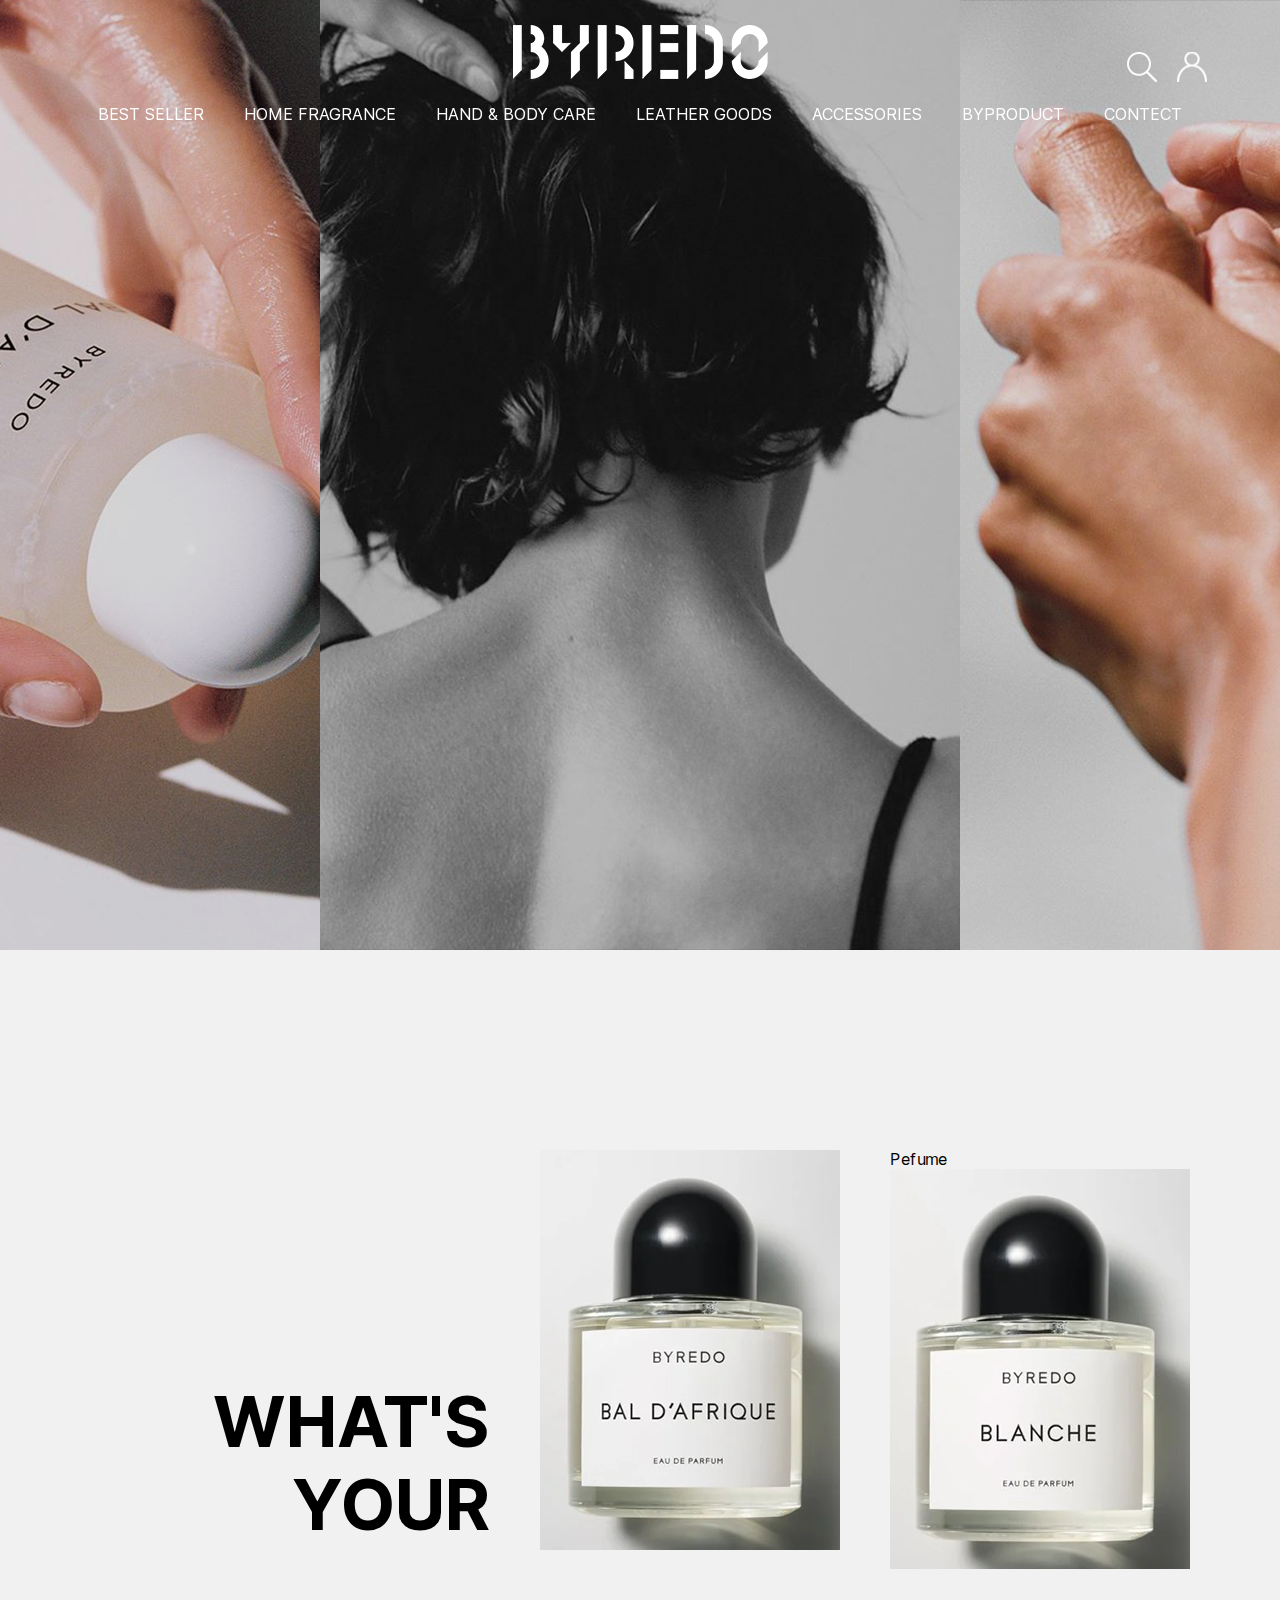
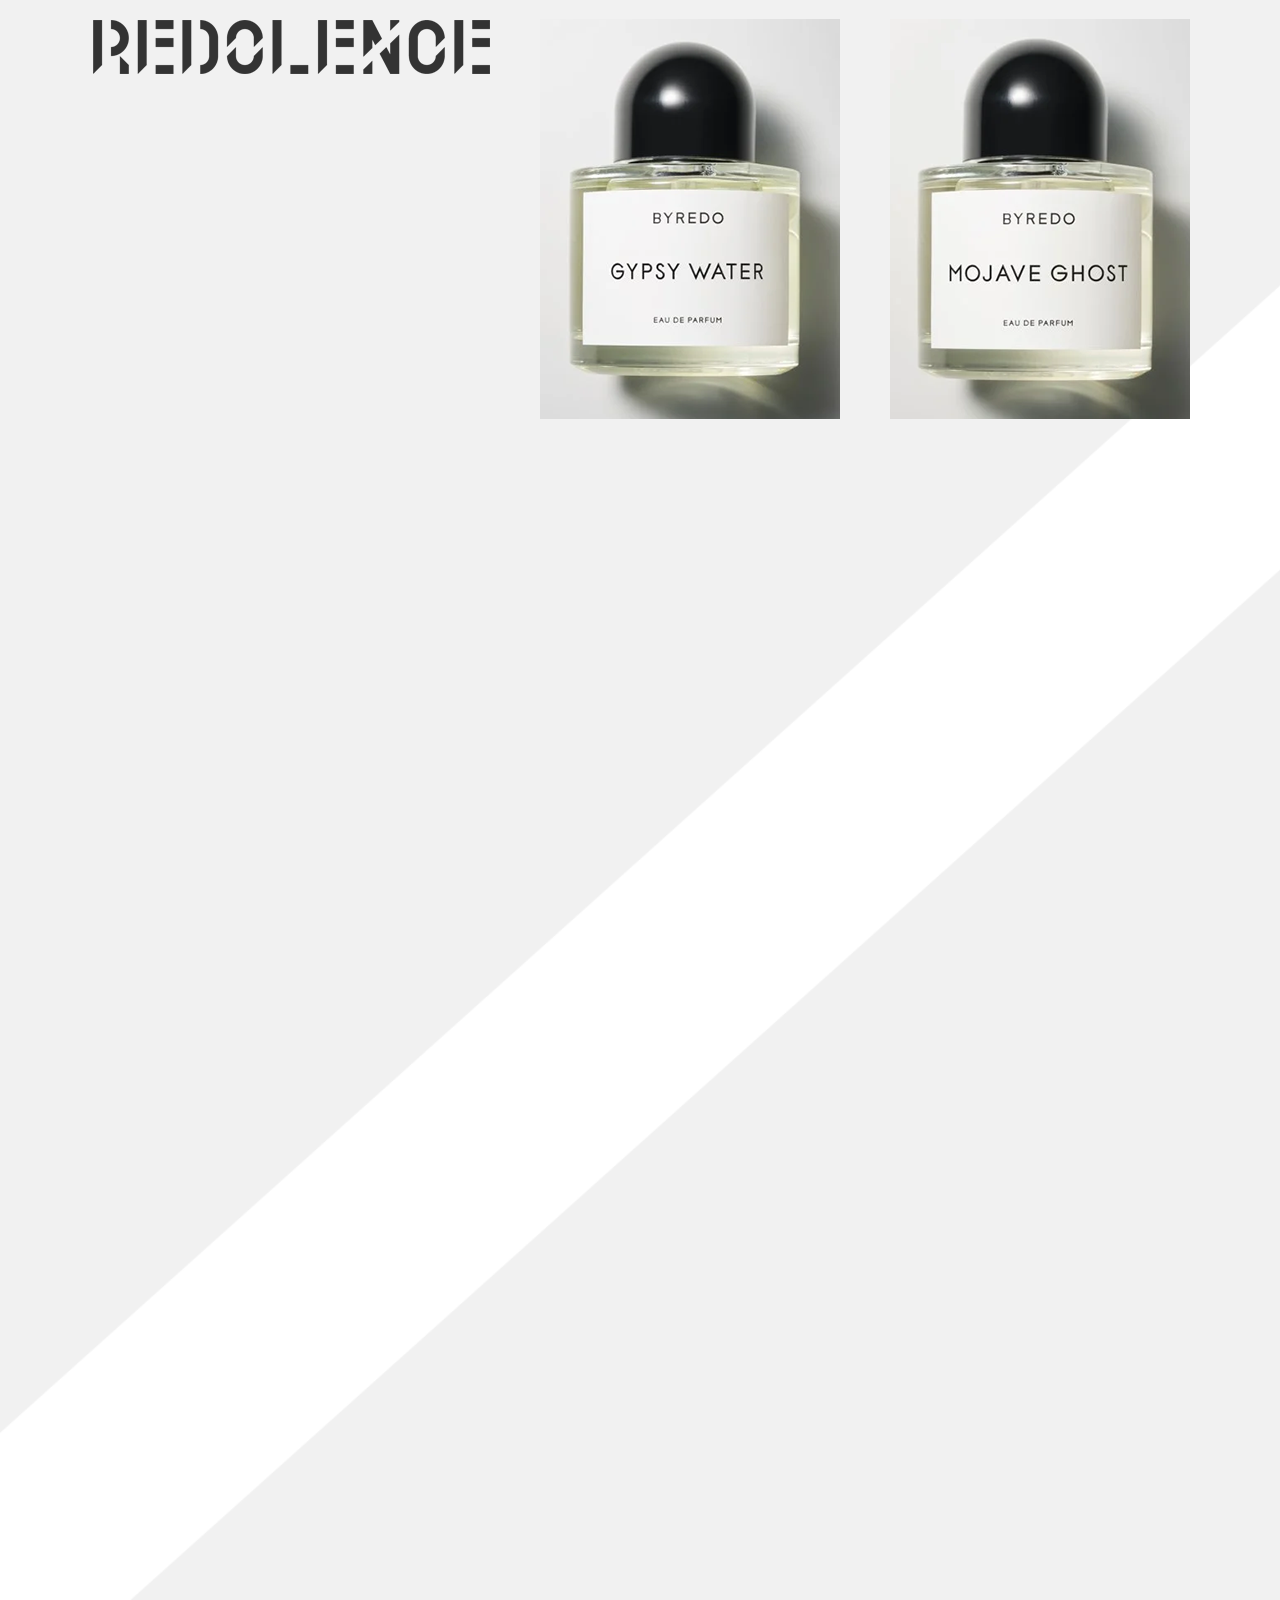
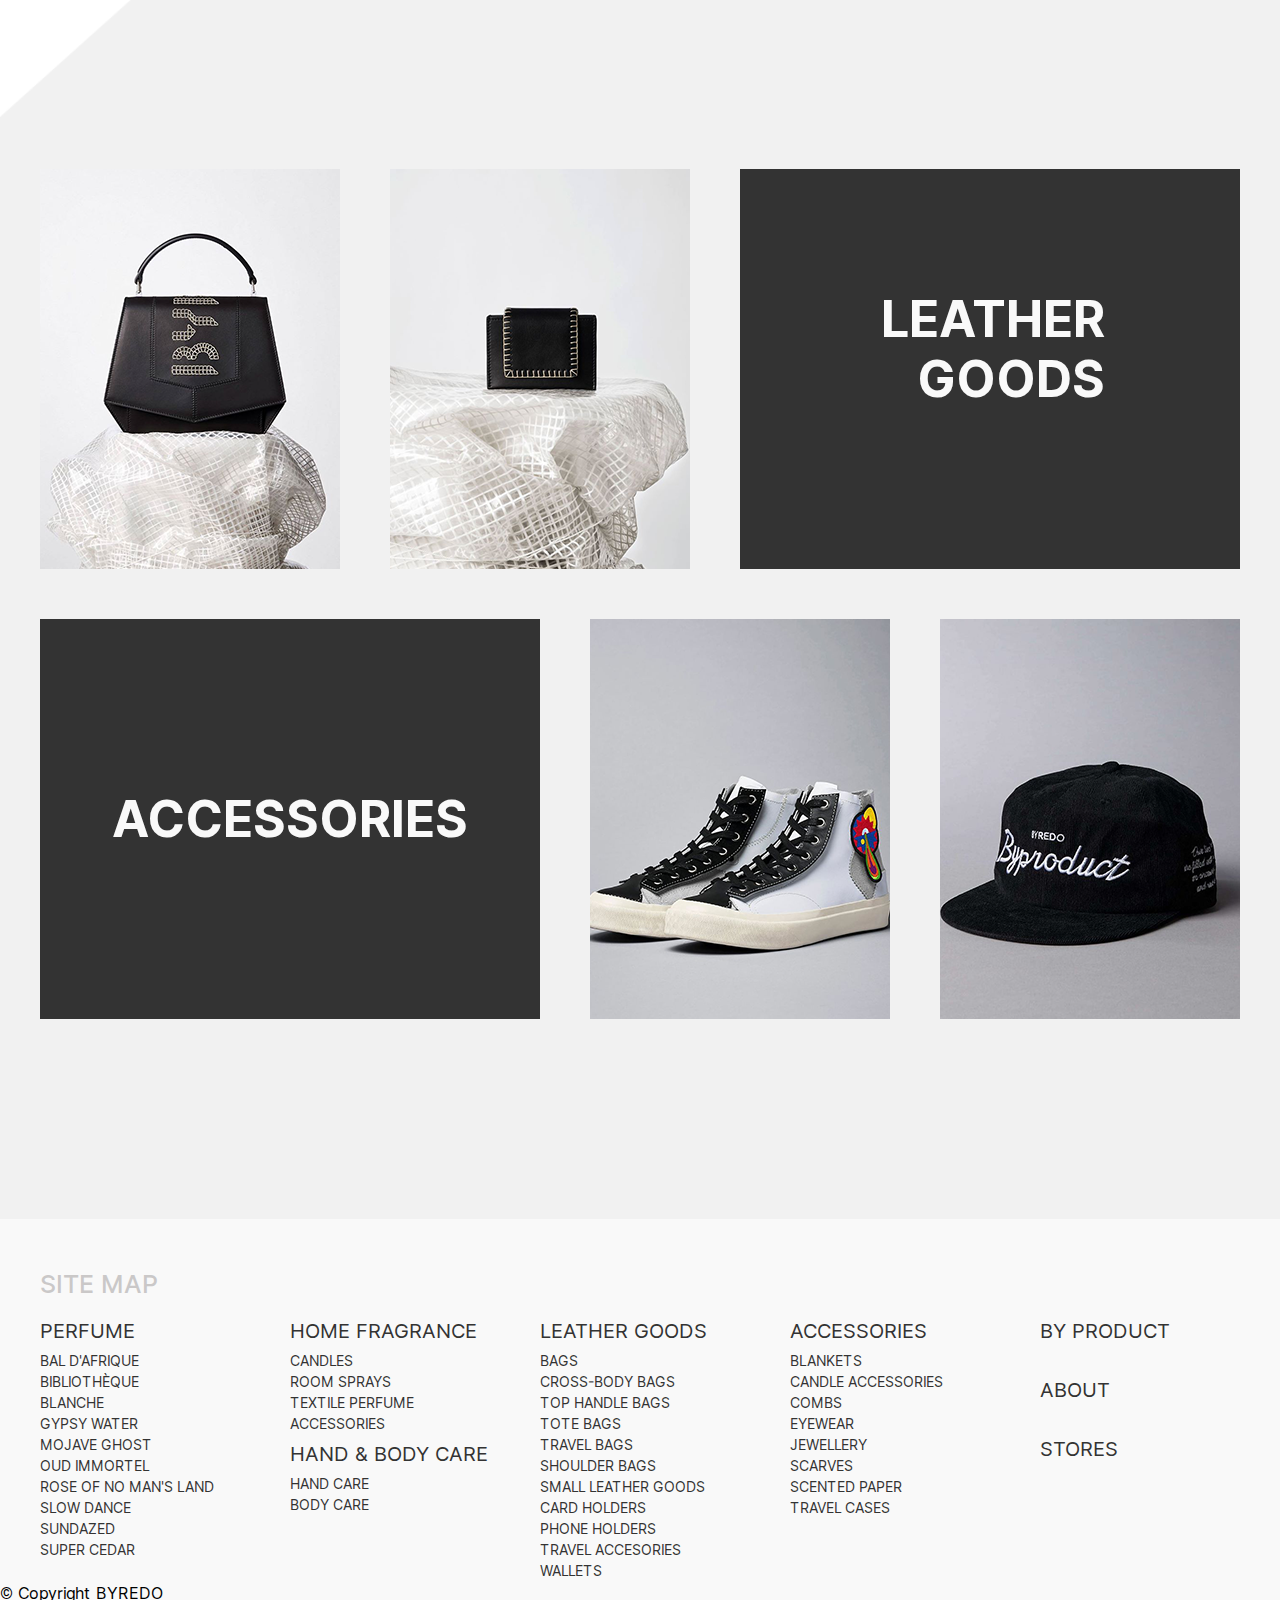
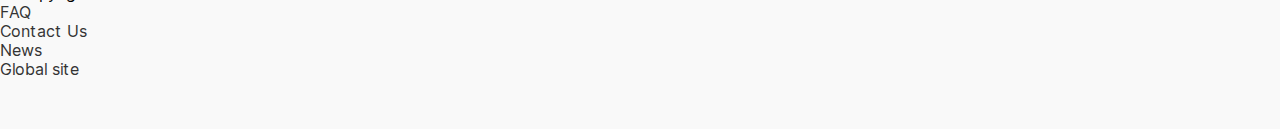
<file: index.html>
<!doctype html>
<html lang="ko">
    <head>
        <meta charset="utf-8">
        <meta name="viewport" content="user-scalable=no, initial-scale=1.0, maximum-scale=1.0, minimum-scale=1.0, width=device-width">
        <title>BYREDO</title>
        <!--css-->
        <link rel="stylesheet" type="text/css" href="font/fonts.css">
        <link rel="stylesheet" type="text/css" href="css/default.css">
        <link rel="stylesheet" type="text/css" href="css/include.css">
        <link rel="stylesheet" type="text/css" href="css/main.css">
        <link rel="stylesheet" type="text/css" href="css/media.css">
        <!--css-->
        
        <!--스크립트-->
        <script type="text/javascript" src="js/jquery-3.5.1.min.js"></script>
        <script type="text/javascript" src="js/main.js"></script>
        <!--스크립트-->
    </head>
    <body>
        <!--전체-->
        <div id="wrap">
            <div class="header_wrap">
            <!--헤더-->
            <header id="header" class="inner cf">
                <!--메인로고-->
                <h1 class="main_logo">
                    <a href="#">메인로고</a>
                <!--lnb-->
                <ul class="lnb">
                    <li class="lnb01"><a href="#">search</a></li>
                    <li class="lnb02"><a href="#">user</a></li>
                </ul>
                <!--lnb-->
                <!--m_panel-->
                <div class="m_menu"><a href="#">메뉴</a></div>
                <!--m_panel-->
                </h1>
                <!--메인로고-->
                <!--gnb-->
                    <ul class="gnb">
                        <li><a href="#">BEST SELLER</a></li>
                        <li><a href="#">HOME FRAGRANCE</a></li>
                        <li><a href="#">HAND &amp; BODY CARE</a></li>
                        <li><a href="#">LEATHER GOODS</a></li>
                        <li><a href="#">ACCESSORIES</a></li>
                        <li><a href="#">BYPRODUCT</a></li>
                        <li><a href="#">CONTECT</a></li>
                    </ul>
                <!--gnb-->
            </header>
            </div>
            <!--헤더-->
            
            <!--container-->
            <div id="container">
                <!--main_slider-->
                <div class="main_slider">main_slider</div>
                <!--main_slider-->
                
                <!--main_con01-->
                <div class="main_con01 inner">
                    <ul>
                    <span class="m_con01_tit">Pefume</span>
                        <p>WHAT'S<br>YOUR</p>
                        <li class="con01_img01"><a href="#">발다프리크</a></li>
                        <li class="con01_img02"><a href="#">블랑쉬</a></li>
                        <li class="con01_img03"><a href="#">집시워터</a></li>
                        <li class="con01_img04"><a href="#">모하비고스트</a></li>
                    </ul>
                </div>
                <!--main_con01-->
                
                <!--main_con02-->
                <div class="main_con02">main_con02</div>
                <!--main_con02-->
                
                <!--main_con03-->
                <div class="main_con03 inner cf">
                    <div class="m_con03_tit01">Leather goods</div>
                    <div class="con03_list01 cf">
                        <a href="#" class="con03_goods01">leathergoods01</a>
                        <a href="#" class="con03_goods02">leathergoods02</a>
                        <a href="#" class="con03_tit01">LEATHER<br>GOODS</a>
                    </div>
                    <div class="m_con03_tit02">Accessories</div>
                    <div class="con03_list02 cf">
                        <a href="#" class="con03_tit02">ACCESSORIES</a>
                        <a href="#" class="con03_goods03">accessories01</a>
                        <a href="#" class="con03_goods04">accessories02</a>
                    </div>
                </div>
                <!--main_con03-->
            </div> 
            <!--container-->
            
            <!--footer-->
            <footer id="footer">
                <div class="sitemap inner cf">
                <h2>SITE MAP</h2>
                <!--nav_btn--
                <div class="nav_btn">네비게이션버튼</div>
                <!--nav_btn-->
                <!--perfume-->
                <dl class="ft_tit01">
                    <dt><a href="#">PERFUME</a></dt>
                    <dd><a href="#">BAL D'AFRIQUE</a></dd>
                    <dd><a href="#">BIBLIOTHÈQUE</a></dd>
                    <dd><a href="#">BLANCHE</a></dd>
                    <dd><a href="#">GYPSY WATER</a></dd>
                    <dd><a href="#">MOJAVE GHOST</a></dd>
                    <dd><a href="#">OUD IMMORTEL</a></dd>
                    <dd><a href="#">ROSE OF NO MAN'S LAND</a></dd>
                    <dd><a href="#">SLOW DANCE</a></dd>
                    <dd><a href="#">SUNDAZED</a></dd>
                    <dd><a href="#">SUPER CEDAR</a></dd>
                </dl>
                <!--perfume-->
                
                <!--homefragrance-->
                <dl class="ft_tit02">
                    <dt><a href="#">HOME FRAGRANCE</a></dt>
                    <dd><a href="#">CANDLES</a></dd>
                    <dd><a href="#">ROOM SPRAYS</a></dd>
                    <dd><a href="#">TEXTILE PERFUME</a></dd>
                    <dd><a href="#">ACCESSORIES</a></dd>
                    <!--hand&body care-->
                    <dt><a href="#">HAND &amp; BODY CARE</a></dt>
                    <dd><a href="#">HAND CARE</a></dd>
                    <dd><a href="#">BODY CARE</a></dd>
                    <!--hand&body care-->
                </dl>
                <!--homefragrance-->

                <!--leather goods-->
                <dl class="ft_tit03">
                    <dt><a href="#">LEATHER GOODS</a></dt>
                    <dd><a href="#">BAGS</a></dd>
                    <dd><a href="#">CROSS-BODY BAGS</a></dd>
                    <dd><a href="#">TOP HANDLE BAGS</a></dd>
                    <dd><a href="#">TOTE BAGS</a></dd>
                    <dd><a href="#">TRAVEL BAGS</a></dd>
                    <dd><a href="#">SHOULDER BAGS</a></dd>
                    <dd><a href="#">SMALL LEATHER GOODS</a></dd>
                    <dd><a href="#">CARD HOLDERS</a></dd>
                    <dd><a href="#">PHONE HOLDERS</a></dd>
                    <dd><a href="#">TRAVEL ACCESORIES</a></dd>
                    <dd><a href="#">WALLETS</a></dd>
                </dl>
                <!--leather goods-->
                <!--accessories-->
                <dl class="ft_tit04">
                    <dt><a href="#">ACCESSORIES</a></dt>
                    <dd><a href="#">BLANKETS</a></dd>
                    <dd><a href="#">CANDLE ACCESSORIES</a></dd>
                    <dd><a href="#">COMBS</a></dd>
                    <dd><a href="#">EYEWEAR</a></dd>
                    <dd><a href="#">JEWELLERY</a></dd>
                    <dd><a href="#">SCARVES</a></dd>
                    <dd><a href="#">SCENTED PAPER</a></dd>
                    <dd><a href="#">TRAVEL CASES</a></dd>
                </dl>
                <!--accessories-->
                <!--only title-->
                <div class="only_tit">
                    <!--byproduct-->
                    <dl class="ft_tit05">
                        <dt><a href="#">BY PRODUCT</a></dt>
                    </dl>
                    <!--byproduct-->
                    <!--about-->
                    <dl class="ft_tit06">
                        <dt><a href="#">ABOUT</a></dt>
                    </dl>
                    <!--about-->
                    <!--stores-->
                    <dl class="ft_tit07">
                        <dt><a href="#">STORES</a></dt>
                    </dl>
                    <!--stores-->
                </div>
                <!--only title-->
                </div>
                <!--m_footer-->
                <div class="m_footer">
                    <ul>
                        <li>&copy; Copyright BYREDO</li>
                        <li><a href="#">FAQ</a></li>
                        <li><a href="#">Contact Us</a></li>
                        <li><a href="#">News</a></li>
                        <li><a href="#">Global site</a></li>
                    </ul>
                </div>
                <!--m_footer-->
            </footer>
            <!--footer-->
        </div>
        <!--전체-->
    </body>
</html>
</file>
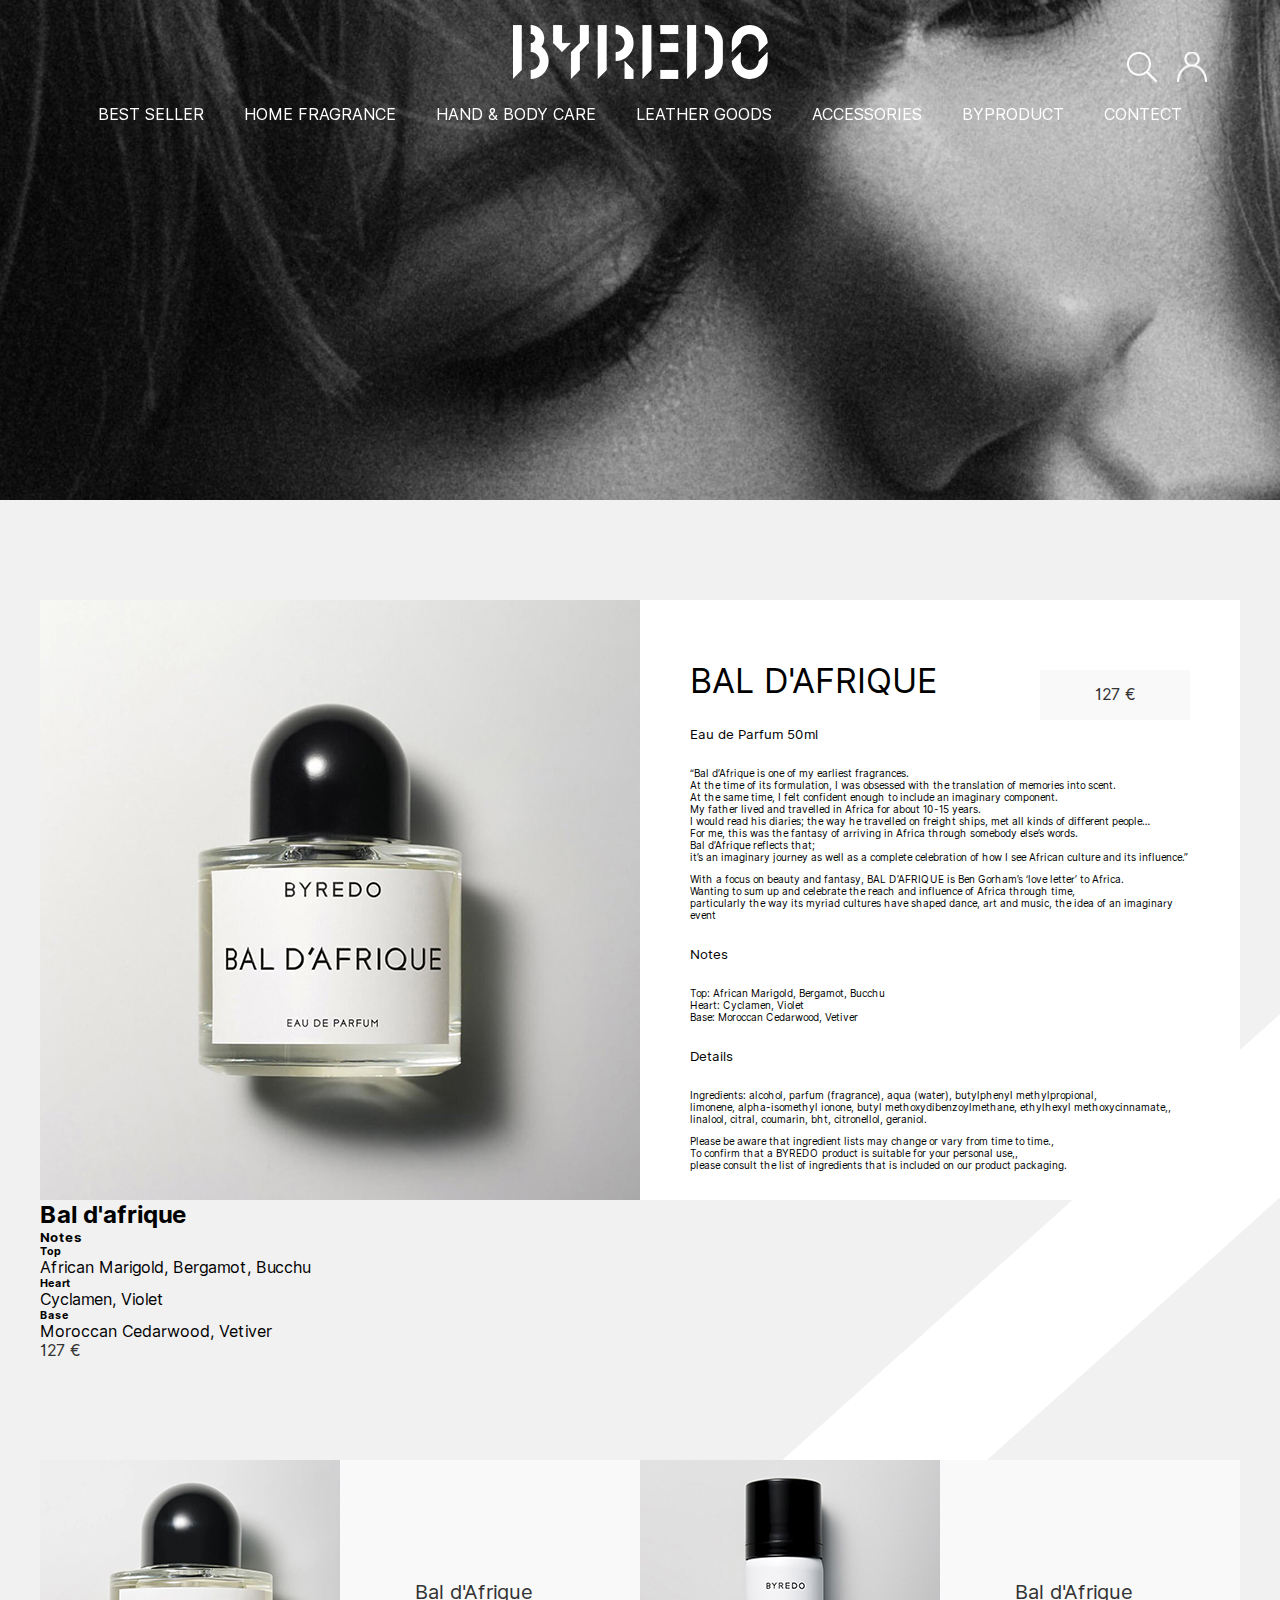
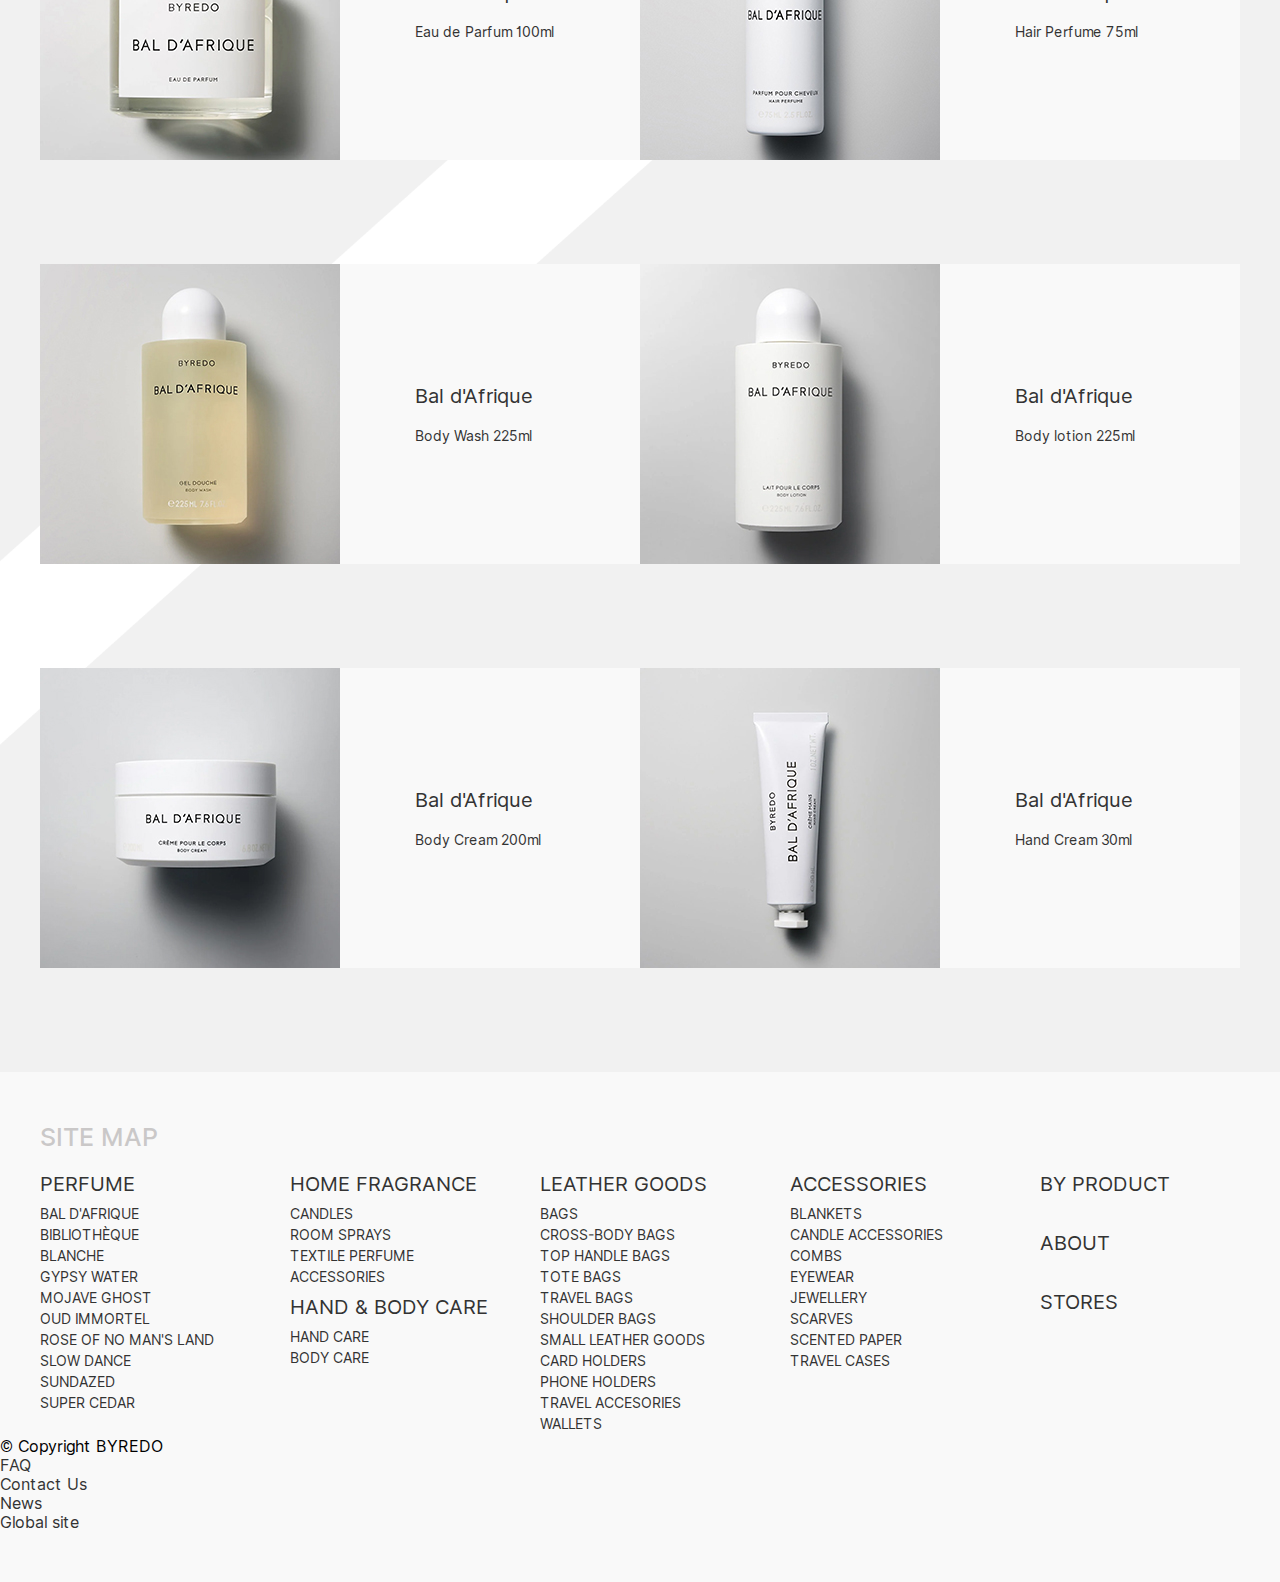
<file: sub/sub.html>
<!doctype html>
<html lang="ko">
    <head>
        <meta charset="utf-8">
        <meta name="viewport" content="user-scalable=no, initial-scale=1.0, maximum-scale=1.0, minimum-scale=1.0, width=device-width">
        <title>BYREDO</title>
        <link rel="shortcut icon" href="favicon.ico">
        <link rel="icon" sizes="16x16 32x32" href="../favicon.ico">
        <link rel="stylesheet" type="text/css" href="../font/fonts.css">
        <link rel="stylesheet" type="text/css" href="../css/default.css">
        <link rel="stylesheet" type="text/css" href="../css/include.css">
        <link rel="stylesheet" type="text/css" href="../css/sub/sub.css">
        <link rel="stylesheet" type="text/css" href="../css/media.css">
    </head>
    <body>
        <!--전체-->
        <div id="wrap">
            <!--헤더-->
            <header id="header" class="inner cf">
                <!--메인로고-->
                <h1 class="main_logo">
                    <a href="#">메인로고</a>
                <!--lnb-->
                <ul class="lnb">
                    <li class="lnb01"><a href="#">search</a></li>
                    <li class="lnb02"><a href="#">user</a></li>
                </ul>
                <!--lnb-->
                <!--m_panel-->
                <div class="m_menu"><a href="#">메뉴</a></div>
                <!--m_panel-->
                </h1>
                <!--메인로고-->
                <!--gnb-->
                <ul class="gnb">
                    <li><a href="#">BEST SELLER</a></li>
                    <li><a href="#">HOME FRAGRANCE</a></li>
                    <li><a href="#">HAND &amp; BODY CARE</a></li>
                    <li><a href="#">LEATHER GOODS</a></li>
                    <li><a href="#">ACCESSORIES</a></li>
                    <li><a href="#">BYPRODUCT</a></li>
                    <li><a href="#">CONTECT</a></li>
                </ul>
                <!--gnb-->
            </header>
            <!--헤더-->
            
            <!--container-->
            <div id="container">
                <!--main_slider-->
                <div class="s_main_slider">메인슬라이더</div>
                <!--main_slider-->
                
                <!--main_con01-->
                <div class="s_main_con01 inner cf">
                    <div class="s_con01 s_con01_left"><a href="#">발다프리크 퍼퓸</a></div>
                    <div class="s_con01 s_con01_right">
                        <h2>BAL D'AFRIQUE</h2>
                        <h5>Eau de Parfum 50ml</h5>
                        <div class="s_con01_right_box"><a href="#">127 €</a></div>
                        <p>“Bal d’Afrique is one of my earliest fragrances.<br> 
                            At the time of its formulation, I was obsessed with the translation of memories into scent.<br>
                            At the same time, I felt confident enough to include an imaginary component.<br> 
                            My father lived and travelled in Africa for about 10-15 years.<br>
                            I would read his diaries; the way he travelled on freight ships, met all kinds of different people…<br> 
                            For me, this was the fantasy of arriving in Africa through somebody else’s words.<br> 
                            Bal d’Afrique reflects that;<br> 
                            it’s an imaginary journey as well as a complete celebration of how I see African culture and its influence.”
                        </p>
                        <p>
                            With a focus on beauty and fantasy, BAL D’AFRIQUE is Ben Gorham’s ‘love letter’ to Africa.<br>
                            Wanting to sum up and celebrate the reach and influence of Africa through time,<br>
                            particularly the way its myriad cultures have shaped dance, art and music, the idea of an imaginary event
                        </p>
                        <h5>Notes</h5>
                        <p>Top: African Marigold, Bergamot, Bucchu<br>
                            Heart: Cyclamen, Violet<br>
                            Base: Moroccan Cedarwood, Vetiver
                        </p>
                        <h5>Details</h5>
                        <p>Ingredients: alcohol, parfum &#40;fragrance&#41;, aqua &#40;water&#41;, butylphenyl methylpropional,<br>
                            limonene, alpha-isomethyl ionone, butyl methoxydibenzoylmethane, ethylhexyl methoxycinnamate,,<br> 
                            linalool, citral, coumarin, bht, citronellol, geraniol.
                        </p>
                        <p>
                            Please be aware that ingredient lists may change or vary from time to time.,<br> 
                            To confirm that a BYREDO product is suitable for your personal use,,<br> 
                            please consult the list of ingredients that is included on our product packaging.
                        </p>
                    </div>
                    <div class="mb_con01_right">
                        <div class="mb_pdt_info">
                            <h2>Bal d'afrique</h2>
                            <h5>Notes</h5>
                            <h6>Top</h6>
                            <p>African Marigold, Bergamot, Bucchu</p>
                            <h6>Heart</h6>
                            <p>Cyclamen, Violet</p>
                            <h6>Base</h6>
                            <p>Moroccan Cedarwood, Vetiver</p>
                        <div class="mb_s_con_price"><a href="#">127 €</a></div>
                        </div>
                    </div>
                </div>
                <!--main_con01-->
                
                <!--main_con02-->
                <div class="s_main_con02 inner">
                    <ul>
                        <li class="s_con02_img01">
                            <a href="#">pdt_img01</a>
                            <div class="mb_s_con_txt">Eau de Parfum 100ml</div>
                        </li>
                        <li class="s_con02_info s_con02_info01"><a href="#"><p>Bal d'Afrique</p>Eau de Parfum 100ml</a></li>
                        <li class="s_con02_img02">
                            <a href="#">pdt_img02</a>
                            <div class="mb_s_con_txt">Hair Perfume 75ml</div>
                        </li>
                        <li class="s_con02_info s_con02_info02"><a href="#"><p>Bal d'Afrique</p>Hair Perfume 75ml</a></li>
                    </ul>
                    <ul>
                        <li class="s_con02_img03">
                            <a href="#">pdt_img03</a>
                            <div class="mb_s_con_txt">Body Wash 225ml</div>
                        </li>
                        <li class="s_con02_info s_con02_info03"><a href="#"><p>Bal d'Afrique</p>Body Wash 225ml</a></li>
                        <li class="s_con02_img04">
                            <a href="#">pdt_img04</a>
                            <div class="mb_s_con_txt">Body lotion 225ml</div>
                        </li>
                        <li class="s_con02_info s_con02_info04"><a href="#"><p>Bal d'Afrique</p>Body lotion 225ml</a></li>
                    </ul>
                    <ul>
                        <li class="s_con02_img05">
                            <a href="#">pdt_img05</a>
                            <div class="mb_s_con_txt">Body Cream 200ml</div>
                        </li>
                        <li class="s_con02_info s_con02_info05"><a href="#"><p>Bal d'Afrique</p>Body Cream 200ml</a></li>
                        <li class="s_con02_img06">
                            <a href="#">pdt_img06</a>
                            <div class="mb_s_con_txt">Hand Cream 30ml</div>
                        </li>
                        <li class="s_con02_info s_con02_info06"><a href="#"><p>Bal d'Afrique</p>Hand Cream 30ml</a></li>
                    </ul>
                </div>                
                <!--main_con02-->
            </div> 
            <!--container-->
            
            <!--footer-->
            <footer id="footer">
                <div class="sitemap inner cf">
                <h2>SITE MAP</h2>
                <!--nav_btn--
                <div class="nav_btn">네비게이션버튼</div>
                <!--nav_btn-->
                <!--perfume-->
                <dl class="ft_tit01">
                    <dt><a href="#">PERFUME</a></dt>
                    <dd><a href="#">BAL D'AFRIQUE</a></dd>
                    <dd><a href="#">BIBLIOTHÈQUE</a></dd>
                    <dd><a href="#">BLANCHE</a></dd>
                    <dd><a href="#">GYPSY WATER</a></dd>
                    <dd><a href="#">MOJAVE GHOST</a></dd>
                    <dd><a href="#">OUD IMMORTEL</a></dd>
                    <dd><a href="#">ROSE OF NO MAN'S LAND</a></dd>
                    <dd><a href="#">SLOW DANCE</a></dd>
                    <dd><a href="#">SUNDAZED</a></dd>
                    <dd><a href="#">SUPER CEDAR</a></dd>
                </dl>
                <!--perfume-->
                
                <!--homefragrance-->
                <dl class="ft_tit02">
                    <dt><a href="#">HOME FRAGRANCE</a></dt>
                    <dd><a href="#">CANDLES</a></dd>
                    <dd><a href="#">ROOM SPRAYS</a></dd>
                    <dd><a href="#">TEXTILE PERFUME</a></dd>
                    <dd><a href="#">ACCESSORIES</a></dd>
                    <!--hand&body care-->
                    <dt><a href="#">HAND &amp; BODY CARE</a></dt>
                    <dd><a href="#">HAND CARE</a></dd>
                    <dd><a href="#">BODY CARE</a></dd>
                    <!--hand&body care-->
                </dl>
                <!--homefragrance-->

                <!--leather goods-->
                <dl class="ft_tit03">
                    <dt><a href="#">LEATHER GOODS</a></dt>
                    <dd><a href="#">BAGS</a></dd>
                    <dd><a href="#">CROSS-BODY BAGS</a></dd>
                    <dd><a href="#">TOP HANDLE BAGS</a></dd>
                    <dd><a href="#">TOTE BAGS</a></dd>
                    <dd><a href="#">TRAVEL BAGS</a></dd>
                    <dd><a href="#">SHOULDER BAGS</a></dd>
                    <dd><a href="#">SMALL LEATHER GOODS</a></dd>
                    <dd><a href="#">CARD HOLDERS</a></dd>
                    <dd><a href="#">PHONE HOLDERS</a></dd>
                    <dd><a href="#">TRAVEL ACCESORIES</a></dd>
                    <dd><a href="#">WALLETS</a></dd>
                </dl>
                <!--leather goods-->
                <!--accessories-->
                <dl class="ft_tit04">
                    <dt><a href="#">ACCESSORIES</a></dt>
                    <dd><a href="#">BLANKETS</a></dd>
                    <dd><a href="#">CANDLE ACCESSORIES</a></dd>
                    <dd><a href="#">COMBS</a></dd>
                    <dd><a href="#">EYEWEAR</a></dd>
                    <dd><a href="#">JEWELLERY</a></dd>
                    <dd><a href="#">SCARVES</a></dd>
                    <dd><a href="#">SCENTED PAPER</a></dd>
                    <dd><a href="#">TRAVEL CASES</a></dd>
                </dl>
                <!--accessories-->
                <!--only title-->
                <div class="only_tit">
                    <!--byproduct-->
                    <dl class="ft_tit05">
                        <dt><a href="#">BY PRODUCT</a></dt>
                    </dl>
                    <!--byproduct-->
                    <!--about-->
                    <dl class="ft_tit06">
                        <dt><a href="#">ABOUT</a></dt>
                    </dl>
                    <!--about-->
                    <!--stores-->
                    <dl class="ft_tit07">
                        <dt><a href="#">STORES</a></dt>
                    </dl>
                    <!--stores-->
                </div>
                <!--only title-->
                </div>
                <!--m_footer-->
                <div class="m_footer">
                    <ul>
                        <li>&copy; Copyright BYREDO</li>
                        <li><a href="#">FAQ</a></li>
                        <li><a href="#">Contact Us</a></li>
                        <li><a href="#">News</a></li>
                        <li><a href="#">Global site</a></li>
                    </ul>
                </div>
                <!--m_footer-->
            </footer>
            <!--footer-->
        </div>
        <!--전체-->
    </body>
</html>
</file>
<file: font/fonts.css>
@font-face {
    font-family: 'NotoSans';
    font-style: normal;
    font-weight: 100;
    src: local('NotoSans'),
        url('NotoSans-Thin.woff2') format('woff2'), 
        url('NotoSans-Thin.woff') format('woff'),
        url('NotoSans-Thin.ttf') format('truetype'),
        url('NotoSans-Thin.otf') format('opentype'),
        url('NotoSans-Thin.eot') format('embedded-opentype');
}

@font-face {
    font-family: 'NotoSans';
    font-style: normal;
    font-weight: 200;
    src: local('NotoSans'),
        url('NotoSans-Light.woff2') format('woff2'), 
        url('NotoSans-Light.woff') format('woff'),
        url('NotoSans-Light.ttf') format('truetype'),
        url('NotoSans-Light.otf') format('opentype'),
        url('NotoSans-Light.eot') format('embedded-opentype');
}

@font-face {
    font-family: 'NotoSans';
    font-style: normal;
    font-weight: 300;
    src: local('NotoSans'),
        url('NotoSans-DemiLight.woff2') format('woff2'), 
        url('NotoSans-DemiLight.woff') format('woff'),
        url('NotoSans-DemiLight.ttf') format('truetype'),
        url('NotoSans-DemiLight.otf') format('opentype'),
        url('NotoSans-DemiLight.eot') format('embedded-opentype');
}

@font-face {
    font-family: 'NotoSans';
    font-style: normal;
    font-weight: 400;
    src: local('NotoSans'),
        url('NotoSans-Regular.woff2') format('woff2'), 
        url('NotoSans-Regular.woff') format('woff'),
        url('NotoSans-Regular.ttf') format('truetype'),
        url('NotoSans-Regular.otf') format('opentype'),
        url('NotoSans-Regular.eot') format('embedded-opentype');
}

@font-face {
    font-family: 'NotoSans';
    font-style: normal;
    font-weight: 500;
    src: local('NotoSans'),
        url('NotoSans-Medium.woff2') format('woff2'), 
        url('NotoSans-Medium.woff') format('woff'),
        url('NotoSans-Medium.ttf') format('truetype'),
        url('NotoSans-Medium.otf') format('opentype'),
        url('NotoSans-Medium.eot') format('embedded-opentype');
}


@font-face {
    font-family: 'NotoSans';
    font-style: normal;
    font-weight: 700;
    src: local('NotoSans'),
        url('NotoSans-Bold.woff2') format('woff2'), 
        url('NotoSans-Bold.woff') format('woff'),
        url('NotoSans-Bold.ttf') format('truetype'),
        url('NotoSans-Bold.otf') format('opentype'),
        url('NotoSans-Bold.eot') format('embedded-opentype');
}

@font-face {
    font-family: 'NotoSans';
    font-style: normal;
    font-weight: 900;
    src: local('NotoSans'),
        url('NotoSans-Black.woff2') format('woff2'), 
        url('NotoSans-Black.woff') format('woff'),
        url('NotoSans-Black.ttf') format('truetype'),
        url('NotoSans-Black.otf') format('opentype'),
        url('NotoSans-Black.eot') format('embedded-opentype');
}

/*나눔명조*/
@font-face {
    font-family: 'NanumMyeongjo';
    font-style: normal;
    font-weight: 400;
    src: local('※'),
        url('NanumMyeongjoR.woff2') format('woff2'), 
        url('NanumMyeongjoR.woff') format('woff'),
        url('NanumMyeongjoR.ttf') format('truetype'),
        url('NanumMyeongjoR.otf') format('opentype'),
        url('NanumMyeongjoR.eot') format('embedded-opentype');
}

@font-face {
    font-family: 'NanumMyeongjo';
    font-style: normal;
    font-weight: 700;
    src: local('※'),
        url('NanumMyeongjoB.woff2') format('woff2'), 
        url('NanumMyeongjoB.woff') format('woff'),
        url('NanumMyeongjoB.ttf') format('truetype'),
        url('NanumMyeongjoB.otf') format('opentype'),
        url('NanumMyeongjoB.eot') format('embedded-opentype');
}

@font-face {
    font-family: 'NanumMyeongjo';
    font-style: normal;
    font-weight: 900;
    src: local('※'),
        url('NanumMyeongjoEB.woff2') format('woff2'), 
        url('NanumMyeongjoEB.woff') format('woff'),
        url('NanumMyeongjoEB.ttf') format('truetype'),
        url('NanumMyeongjoEB.otf') format('opentype'),
        url('NanumMyeongjoEB.eot') format('embedded-opentype');
}

/*Inter*/
@font-face {
    font-family: 'Inter';
    font-style: normal;
    font-weight: 700;
    src: local('※'),
        url('Inter-Bold.ttf') format('truetype');
}
@font-face {
    font-family: 'Inter';
    font-style: normal;
    font-weight: 500;
    src: local('※'),
        url('Inter-Medium.ttf') format('truetype');
}
@font-face {
    font-family: 'Inter';
    font-style: normal;
    font-weight: 400;
    src: local('※'),
        url('Inter-Regular.ttf') format('truetype');
}
</file>
<file: css/default.css>
@charset "utf-8";


body{min-width:1200px; font-family:"NotoSans",sans-serif;}

body,h1,h2,h3,h4,h5,h6,p,dl,dd{margin:0;}

ul{margin:0; padding:0; list-style:none;}

a{text-decoration:none; color:#333;}

.inner{width:1200px; margin:0 auto;}

.cf::after{content:""; display:block; clear:both;}
</file>
<file: css/include.css>
@charset "utf-8";




/*wrap*/
#wrap{
    background:url(../images/common/background.png) no-repeat center center; 
    background-size:cover;
    font-family:Inter;
    }



/*header*/
#header{
    text-align:center;
    position:fixed; 
    top:0; 
    left:50%; 
    margin:0 auto;
    margin-left:-600px;
}

.main_logo{
    background:url(../images/common/main_logo.png) no-repeat center center; 
    display:inline-block; 
    width:100%; 
    height:54px; 
    margin:25px 0; 
    text-indent:-9999px;
    position:relative;
}
.main_logo a{display:block;}

.gnb{
    display:inline-block;
}

.gnb li{
    float:left; 
    margin:0 20px;
}
.gnb li a{
    color:#fff; 
    display:block; 
    position:relative;
}

.gnb li a::after{
    content:""; 
    display:block; 
    width:100%; 
    height:2px; 
    background:#fff; 
    position:absolute;
    left:0;
    bottom:-8px;  
    transform:scale(0); 
    transition:all 0.5s;
}

.gnb li:hover a::after{transform:scale(1)}




.lnb{
    position:absolute; 
    right:33px; 
    top:50%; 
    z-index:1;
}
.lnb li{
    float:left; 
    width:30px; 
    height:30px; 
    margin:0 10px; 
    text-indent:-9999px;
}
.lnb li a{display:block;}


.lnb01{background:url(../images/common/ico_search.png) no-repeat center center;}

.lnb .lnb02{
    background:url(../images/common/ico_user.png) no-repeat center center; 
    margin-right:0;
}








/*footer*/
#footer{
    background:#f9f9f9; 
    padding: 50px 0;
}
.sitemap{color:#7f7f7f;}

.sitemap h2{
    font-size:25px; 
    color:#cac8c8; 
    font-weight:500; 
    margin-bottom:10px;
}

.sitemap dl{
    float:left; 
    width:200px; 
    margin-right:50px; 
    display:inline-block; 
    height:100%;
}

.sitemap dt{
    font-size:20px; 
    font-weight:300; 
    margin:10px 0;
}
.sitemap dt a{}

.sitemap dd{
    font-size:14px; 
    font-weight:200; 
    margin:5px 0;
}
.sitemap dd a{}

.sitemap div dl{
    margin-right:0; 
    margin-bottom:15px;
}

/*
.nav_btn{background:url(../images/common/top_bottom_btn.png) no-repeat #dbdbdb center center; background-size:coever; width:50px; height:100px; text-indent:-9999px; position:fixed; right:50%; margin-right:-700px; bottom:0;}

/*footer*
#footer{background:#f9f9f9; margin-top:200px;}


.sitemap h2{padding-top:20px; color:#cac8c8; font-size:25px; font-weight:300;}

.sitemap .ft_left div{float:left; display:inline-block;}

.sitemap{}

.sitemap h3{margin:20px 0; font-size:16px; font-weight:300; display:inline-block; color:#7f7f7f;}
.sitemap li{font-size:14px; font-weight:200;}
.sitemap li a{color:#7f7f7f;}

.sitemap div .sitemap_tit01{height:500px;}
.sitemap div .sitemap_tit02{height:100%;}
.sitemap .sitemap_tit03{height:100%}
.sitemap .sitemap_tit04{}
.sitemap .sitemap_tit05{}

.sitemap .sitemap_tit06{display:block;}
.sitemap .sitemap_tit07{display:block;}
.sitemap .sitemap_tit08{display:block;}
/
</file>
<file: css/main.css>
@charset "utf-8";








/*main_slider*/
.main_slider{
    background:url(../images/main/main_slider.png) no-repeat center center; 
    background-size:cover; 
    width:100%; 
    height:950px; 
    text-indent:-9999px; 
    overflow:hidden;
}







/*main_con01*/
.main_con01{}

.main_con01 ul{
    display:block; 
    margin:200px 0;
    overflow:hidden;
}
.main_con01 p{
    width:450px; 
    height:850px; 
    background-color:#f1f1f1; 
    float:left; 
    margin-right:50px; 
    font-size:70px; 
    font-weight:bold; 
    text-align:end; 
    padding-top:230px; 
    box-sizing: border-box; 
    background:url(../images/main/con01_redolence.png) no-repeat right 470px; 
}
.main_con01 li{
    width:300px; 
    height:400px; 
    float:left; 
    margin-right:50px; 
    margin-bottom:50px;
}

.main_con01 li a{
    display:block; 
    height:100%; 
    text-indent:-9999px;
}

.main_con01 .con01_img01{
    background:url(../images/main/con01_img01.png) no-repeat center center; 
    background-size:cover;
}
.main_con01 .con01_img02{
    background:url(../images/main/con01_img02.png) no-repeat center center; 
    background-size:cover; 
    margin-right:0;
}
.main_con01 .con01_img03{
    background:url(../images/main/con01_img03.png) no-repeat center center; 
    background-size:cover; 
    margin-bottom:0;
}
.main_con01 .con01_img04{
    background:url(../images/main/con01_img04.png) no-repeat center center; 
    background-size:cover; 
    margin-right:0; 
    margin-bottom:0;
} 








/*main_con02*/
.main_con02{
    background:url(../images/main/main_con02.png) no-repeat center center fixed; 
    background-size:cover; 
    width:100%; 
    height:950px; 
    text-indent:-9999px; 
    overflow:hidden; 
    margin-bottom:200px;
}













/*main_con03*/
.main_con03{
    font-size:0; 
    color:#f9f9f9;
    margin-bottom:200px;
}

.main_con03 div{
    float:left; 
    display:inline-block;
}
.main_con03 div a{
    float:left; 
    width:300px; 
    height:400px; 
    display:inline-block; 
    margin-right:50px;
}

.con03_list01{margin-bottom:50px;}
.con03_list02{}

.con03_goods01{background:url(../images/main/con03_img01.png) no-repeat center center;}
.con03_goods02{background:url(../images/main/con03_img02.png) no-repeat center center;}


.con03_goods03{
    background:url(../images/main/con03_img03.png) no-repeat center center;
}
.main_con03 .con03_goods04{
    background:url(../images/main/con03_img04.png) no-repeat center center; 
    margin-right:0;
}

.main_con03 div .con03_tit01{
    width:500px; background:#333; 
    display:inline-block; 
    font-size:50px; 
    color:#f9f9f9; 
    font-weight:bold; 
    text-align:right; 
    margin-right:0; 
    box-sizing:border-box; 
    padding:120px 135px;
}
.main_con03 div .con03_tit02{
    width:500px; 
    background:#333; 
    display:inline-block; 
    font-size:50px; 
    color:#f9f9f9; 
    font-weight:bold; 
    text-align:center; 
    line-height:400px;
}
</file>
<file: css/media.css>
@charset "utf-8";








/*미디어영역밖에 쓰면 일반 css처럼적용*
.{
    display:none;
}
/*미디어영역밖에 쓰면 일반 css처럼적용*/


/*모    바    일    사    이    즈    768px*/
@media screen and (max-width:768px){
        
    /*웹 모바일화(웹 사이즈 지정 해 뒀던 거 부수기)*/
    body{min-width:auto;}
    .inner{width:auto;}
    
    /*웹뷰에서 쓰던 것 안보임 처리(모바일에서 필요없는 부분 none처리, 모바일 안보임 처리)*/
    .portpolio .slider_arrow{display:none !important;}
    
    
    
    /*모바일 뷰 처리(모바일에서는 보이는 부분)*/
    .{
        display:block;
    }
    
    
    
/*---------------main---------------*/
    
    /*main_slider*/
    .main_slider{
        width:100%;
        height:100%;
        background-size:cover;
    }
    
    #header{
        margin:0%;
        margin-top:1%;
        margin-left:1%;
        width:5%;
        height:auto;
        position:absolute;
        padding:8%;
        box-sizing:border-box;
        display: block;
        background-size:100%;
        background-position:center center;
    }
    .main_txt{
        width:100%;
        height:100%;
    }
    .main_txt01{
        font-size:2em;
        left: 50%;
        top: 50%;
        transform:translate(-50%, -720%);
        
    }
    .main_txt02{
        font-size:2em;
        left: 50%;
        top: 50%;
        transform:translate(-50%, 480%);
    }


    /*portfolio*/
    .portpolio{
        width:100%;
        height:100%;
        background-size:cover;
    }
    
    .portpolio>div{
        width:100%;
        height:100%;
        position:relative;
    }
    
    .pt_tit{
        font-size:3em;
        padding-top:10%;
        
    }
    
    .portpolio h3{
        font-size:4em;
        left:5%;
        top:10%;
    }
    
    .portpolio .pt_box{
        margin:0;
        width:85%;
        height:60%;
        margin:0;
        left:50%;
        top:60%;
        transform:translate(-50%, -50%);
        background-size:cover;
        padding:5%;
    }
    
    /*프리뷰*/
    .portpolio .pt_preveiw01{
        margin:0%;
        margin-top:20%;
        width:100%;
        height:auto;
        position:absolute;
        padding:30%;
        box-sizing:border-box;
        display: block;
        background-size:100%;
        background-position:center center;
        left:50%;
        top:50%;
        transform:translate(-50%, -150%);
    }
    
    .portpolio .pt_preveiw02{
        margin:0%;
        margin-top:20%;
        width:100%;
        height:auto;
        position:absolute;
        padding:30%;
        box-sizing:border-box;
        display: block;
        background-size:100%;
        background-position:center center;
        left:50%;
        top:50%;
        transform:translate(-50%, -150%);
    }
    
    .portpolio .pt_preveiw03{
        margin:0%;
        margin-top:20%;
        width:100%;
        height:auto;
        position:absolute;
        padding:30%;
        box-sizing:border-box;
        display: block;
        background-size:100%;
        background-position:center center;
        left:50%;
        top:50%;
        transform:translate(-50%, -150%);
    }
    
    .portpolio .pt_preveiw04{
        margin:0%;
        margin-top:20%;
        width:100%;
        height:auto;
        position:absolute;
        padding:30%;
        box-sizing:border-box;
        display: block;
        background-size:100%;
        background-position:center center;
        left:50%;
        top:50%;
        transform:translate(-50%, -150%);
    }
    
    .portpolio .pt_preveiw05{
        margin:0%;
        margin-top:20%;
        width:100%;
        height:auto;
        position:absolute;
        padding:30%;
        box-sizing:border-box;
        display: block;
        background-size:100%;
        background-position:center center;
        left:50%;
        top:50%;
        transform:translate(-50%, -150%);
    }
    
    .portpolio .pt_preveiw06{
        margin:0%;
        margin-top:20%;
        width:100%;
        height:auto;
        position:absolute;
        padding:30%;
        box-sizing:border-box;
        display: block;
        background-size:100%;
        background-position:center center;
        left:50%;
        top:50%;
        transform:translate(-50%, -150%);
    }
    
    .portpolio .pt_preveiw07{
        margin:0%;
        margin-top:20%;
        width:100%;
        height:auto;
        position:absolute;
        padding:30%;
        box-sizing:border-box;
        display: block;
        background-size:100%;
        background-position:center center;
        left:50%;
        top:50%;
        transform:translate(-50%, -150%);
    }
    
    .portpolio .pt_preveiw08{
        margin:0%;
        margin-top:20%;
        width:100%;
        height:auto;
        position:absolute;
        padding:30%;
        box-sizing:border-box;
        display: block;
        background-size:100%;
        background-position:center center;
        left:50%;
        top:50%;
        transform:translate(-50%, -150%);
    }
    
    .portpolio .pt_preveiw09{
        margin:0%;
        margin-top:20%;
        width:100%;
        height:auto;
        position:absolute;
        padding:30%;
        box-sizing:border-box;
        display: block;
        background-size:100%;
        background-position:center center;
        left:50%;
        top:50%;
        transform:translate(-50%, -150%);
    }
    /*프리뷰*/
    
    .portpolio h4{
        display:block;
        font-size:1.5em;
        margin:0 auto;
        margin-top:20%;
        margin-bottom:10%;
        width:100%;
        text-align:center;
        
    }
    
    .portpolio{
    position:relative;
    }
    
    .portpolio p{
        font-size:1em;
        width:100%;
        margin:0 auto;
        margin-bottom:8%;
        text-align:center;
    }
    
    .portpolio .pt_box{
        position:absolute;
    }
    .pt_box .pt_view{
        position:absolute;
        width:40%;
        left:50%;
        bottom:7%;
    }
    .pt_box .pt_view a{
        position:absolute;
        width:40%;
        margin:0;
    }
    .pt_06 .pt_view_div{
        position:absolute;
        font-size:1em;
        width:40%;
        left:8%;
        bottom:7%;
        height:auto;
        padding:0;
        margin:0 auto;
		max-height:50px;
    }
    
    
/*---------------main---------------*/
    
   
}
/*모    바    일    사    이    즈    768px*/
</file>
<file: css/sub/sub.css>
@charset "utf-8";








/*main_slider*/
.s_main_slider{
    background:url(../../images/main/s_main_slider.png) no-repeat center center;
    background-size:cover;
    width:100%;
    height:500px;
    overflow:hidden;
    margin-bottom:100px;
    text-indent:-9999px;
}

/*s_main_con01*/
.s_main_con01{
    box-sizing:border-box;
    margin-bottom:100px;
}

.s_con01{
    float:left;
}

.s_con01_left{
    width:600px;
    height:600px;
    background:url(../../images/main/s_con01_img01.jpg) no-repeat center center;
    text-indent:-9999px;
}
.s_con01_left a{
    display:block;
    width:100%;
    height:100%;    
}

.s_con01_right{
    width:600px;
    height:600px;
    background:#fff;
    position:relative;
    font-family:Inter;
    padding:60px 50px;
    box-sizing:border-box;
    font-weight:300;
}
.s_con01_right h2{
    font-size:34px;
    font-weight:300;
    margin-bottom:20px;
}
.s_con01_right h5{
    font-weight:400;
    margin:25px 0;
}
.s_con01_right p{
    font-size:10px;
    margin-bottom:10px;
}

.s_con01_right_box{
    background:#f9f9f9;
    width:150px;
    height:50px;
    line-height:50px;
    text-align:center;
    position:absolute;
    top:70px;
    right:50px;
}

.s_con01_right_box a{
    display:block;
    
}







/*main_con02*/
.s_main_con02{
    margin-top:100px;
}

.s_main_con02 ul{
    display:inline-block;
}
.s_main_con02 li{
    width:300px;
    height:300px;
    float:left;
    box-sizing:border-box;
    margin-bottom:100px;
    font-size:14px;
}
.s_main_con02 li a{
    display:block;
}

.s_main_con02 li p{
    margin-bottom:20px;
    font-size:20px;
}


.s_con02_img01{background:url(../../images/main/s_con02_img02.jpg) no-repeat center center; text-indent:-9999px;}
.s_con02_img02{background:url(../../images/main/s_con02_img02-08.jpg) no-repeat center center; text-indent:-9999px;}
.s_con02_img03{background:url(../../images/main/s_con02_img03.jpg) no-repeat center center; text-indent:-9999px;}
.s_con02_img04{background:url(../../images/main/s_con02_img04.jpg) no-repeat center center; text-indent:-9999px;}
.s_con02_img05{background:url(../../images/main/s_con02_img05.jpg) no-repeat center center; text-indent:-9999px;}
.s_con02_img06{background:url(../../images/main/s_con02_img06.jpg) no-repeat center center; text-indent:-9999px;}

.s_con02_info01{background:#f9f9f9; padding:120px 75px;}
.s_con02_info02{background:#f9f9f9; padding:120px 75px;}
.s_con02_info03{background:#f9f9f9; padding:120px 75px;}
.s_con02_info04{background:#f9f9f9; padding:120px 75px;}
.s_con02_info05{background:#f9f9f9; padding:120px 75px;}
.s_con02_info06{background:#f9f9f9; padding:120px 75px;}
</file>
